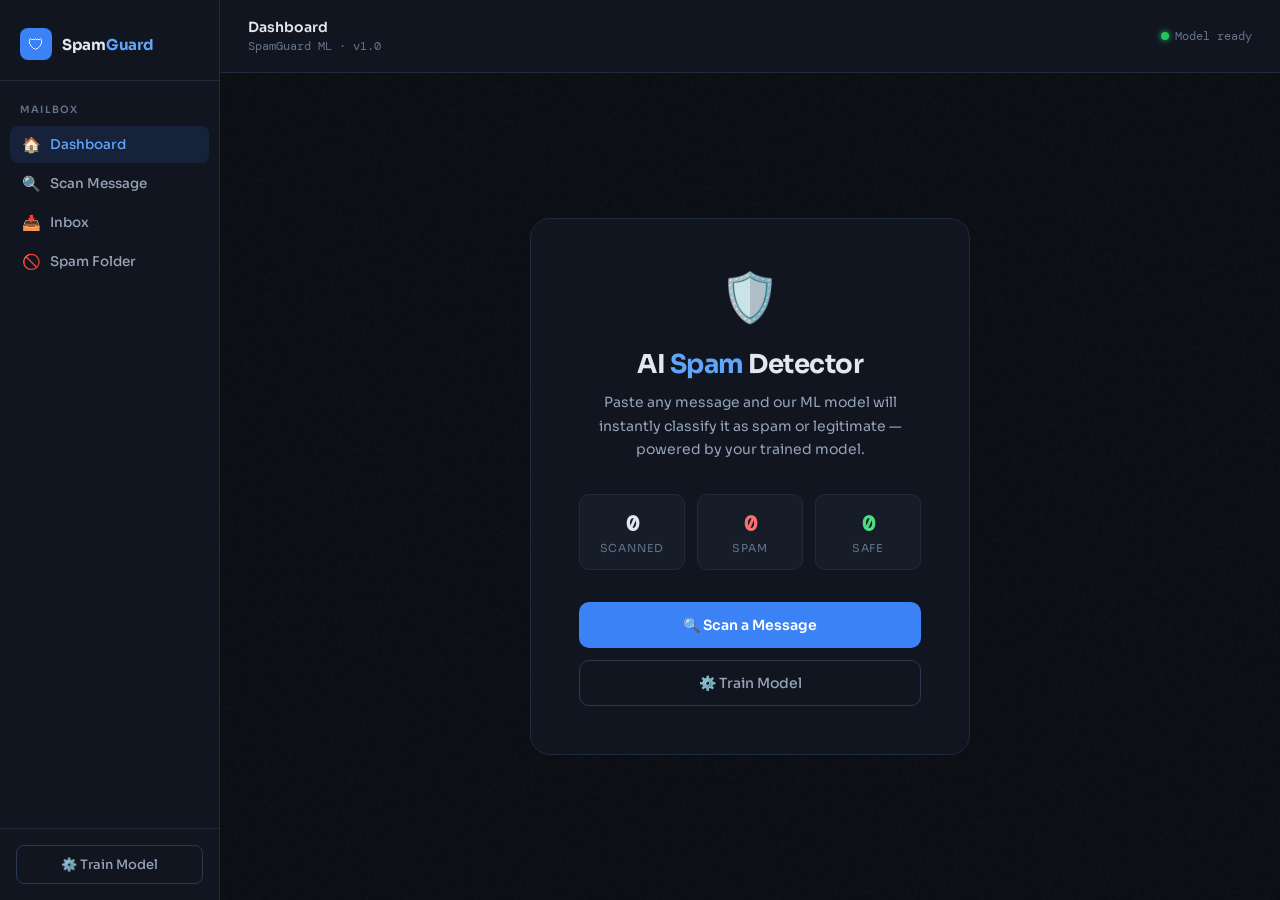
<file: templates/index.html>
<!DOCTYPE html>
<html lang="en">
<head>
  <meta charset="UTF-8">
  <meta name="viewport" content="width=device-width, initial-scale=1.0">
  <title>SpamGuard — AI Spam Detector</title>
  <link rel="stylesheet" href="/static/css/style.css">
</head>
<body>

<div class="app">

  <!-- Sidebar -->
  <aside class="sidebar">
    <div class="sidebar-logo">
      <div class="logo-mark">
        <div class="logo-icon">🛡</div>
        <div class="logo-text">Spam<span>Guard</span></div>
      </div>
    </div>

    <nav class="sidebar-nav">
      <div class="nav-label">Mailbox</div>
      <a href="/" class="nav-item active">
        <span class="icon">🏠</span> Dashboard
      </a>
      <a href="/predict" class="nav-item">
        <span class="icon">🔍</span> Scan Message
      </a>
      <a href="/inbox" class="nav-item">
        <span class="icon">📥</span> Inbox
      </a>
      <a href="/spam" class="nav-item">
        <span class="icon">🚫</span> Spam Folder
      </a>
    </nav>

    <div class="sidebar-bottom">
      <a href="/train" class="train-btn">⚙️ Train Model</a>
    </div>
  </aside>

  <!-- Main -->
  <main class="main">
    <div class="topbar">
      <div>
        <div class="topbar-title">Dashboard</div>
        <div class="topbar-sub">SpamGuard ML · v1.0</div>
      </div>
      <div style="font-size:12px; color:var(--muted); font-family:var(--mono);">
        <span class="status-dot"></span>Model ready
      </div>
    </div>

    <div class="index-main">
      <div class="hero-card">
        <span class="hero-icon">🛡️</span>
        <h1 class="hero-title">AI <span>Spam</span> Detector</h1>
        <p class="hero-sub">
          Paste any message and our ML model will instantly classify it
          as spam or legitimate — powered by your trained model.
        </p>

        <div class="stats-row">
          <div class="stat-box">
            <div class="stat-num" id="total-count">0</div>
            <div class="stat-label">Scanned</div>
          </div>
          <div class="stat-box">
            <div class="stat-num" id="spam-count" style="color:#f87171">0</div>
            <div class="stat-label">Spam</div>
          </div>
          <div class="stat-box">
            <div class="stat-num" id="safe-count" style="color:#4ade80">0</div>
            <div class="stat-label">Safe</div>
          </div>
        </div>

        <div class="hero-actions">
          <a href="/predict" class="btn-primary">🔍 Scan a Message</a>
          <a href="/train" class="btn-secondary">⚙️ Train Model</a>
        </div>
      </div>
    </div>
  </main>
</div>

<script>
  // Load stats from localStorage
  const msgs = JSON.parse(localStorage.getItem('sg_messages') || '[]');
  document.getElementById('total-count').textContent = msgs.length;
  document.getElementById('spam-count').textContent  = msgs.filter(m => m.type === 'spam').length;
  document.getElementById('safe-count').textContent  = msgs.filter(m => m.type === 'safe').length;
</script>

</body>
</html>
</file>
<file: static/css/style.css>
@import url('https://fonts.googleapis.com/css2?family=DM+Mono:wght@400;500&family=Sora:wght@300;400;500;600;700&display=swap');

*, *::before, *::after { box-sizing: border-box; margin: 0; padding: 0; }

:root {
  --bg:        #0a0d12;
  --surface:   #111520;
  --surface2:  #161c28;
  --border:    #1f2a3c;
  --border2:   #2a3850;
  --accent:    #3b82f6;
  --accent2:   #60a5fa;
  --danger:    #ef4444;
  --danger-bg: #1f0a0a;
  --safe:      #22c55e;
  --safe-bg:   #071410;
  --text:      #e2e8f0;
  --muted:     #64748b;
  --muted2:    #94a3b8;
  --mono:      'DM Mono', monospace;
  --sans:      'Sora', sans-serif;
}

html, body { height: 100%; }

body {
  font-family: var(--sans);
  background: var(--bg);
  color: var(--text);
  min-height: 100vh;
  overflow-x: hidden;
}

/* ── Noise overlay ─────────────────── */
body::before {
  content: '';
  position: fixed;
  inset: 0;
  background-image: url("data:image/svg+xml,%3Csvg viewBox='0 0 256 256' xmlns='http://www.w3.org/2000/svg'%3E%3Cfilter id='noise'%3E%3CfeTurbulence type='fractalNoise' baseFrequency='0.9' numOctaves='4' stitchTiles='stitch'/%3E%3C/filter%3E%3Crect width='100%25' height='100%25' filter='url(%23noise)' opacity='0.03'/%3E%3C/svg%3E");
  pointer-events: none;
  z-index: 0;
}

/* ── App shell ─────────────────────── */
.app {
  display: flex;
  height: 100vh;
  position: relative;
  z-index: 1;
}

/* ── Sidebar ───────────────────────── */
.sidebar {
  width: 220px;
  min-width: 220px;
  background: var(--surface);
  border-right: 1px solid var(--border);
  display: flex;
  flex-direction: column;
  padding: 0;
}

.sidebar-logo {
  padding: 28px 20px 20px;
  border-bottom: 1px solid var(--border);
}

.sidebar-logo .logo-mark {
  display: flex;
  align-items: center;
  gap: 10px;
}

.logo-icon {
  width: 32px;
  height: 32px;
  background: var(--accent);
  border-radius: 8px;
  display: flex;
  align-items: center;
  justify-content: center;
  font-size: 16px;
  flex-shrink: 0;
}

.logo-text {
  font-size: 15px;
  font-weight: 700;
  letter-spacing: -0.3px;
  color: var(--text);
}

.logo-text span {
  color: var(--accent2);
}

.sidebar-nav {
  padding: 16px 10px;
  flex: 1;
}

.nav-label {
  font-size: 10px;
  font-weight: 600;
  letter-spacing: 1.2px;
  text-transform: uppercase;
  color: var(--muted);
  padding: 6px 10px;
  margin-bottom: 4px;
}

.nav-item {
  display: flex;
  align-items: center;
  gap: 10px;
  padding: 9px 12px;
  border-radius: 8px;
  font-size: 13.5px;
  font-weight: 500;
  color: var(--muted2);
  cursor: pointer;
  transition: all 0.15s;
  text-decoration: none;
  margin-bottom: 2px;
}

.nav-item:hover { background: var(--surface2); color: var(--text); }
.nav-item.active { background: rgba(59,130,246,0.12); color: var(--accent2); }

.nav-item .icon { font-size: 15px; width: 18px; text-align: center; }

.badge {
  margin-left: auto;
  background: var(--danger);
  color: white;
  font-size: 10px;
  font-weight: 700;
  font-family: var(--mono);
  padding: 2px 6px;
  border-radius: 20px;
  min-width: 18px;
  text-align: center;
}

.badge.blue { background: var(--accent); }

.sidebar-bottom {
  padding: 16px;
  border-top: 1px solid var(--border);
}

.train-btn {
  display: block;
  width: 100%;
  padding: 10px 14px;
  background: transparent;
  border: 1px solid var(--border2);
  border-radius: 8px;
  color: var(--muted2);
  font-family: var(--sans);
  font-size: 13px;
  font-weight: 500;
  cursor: pointer;
  transition: all 0.15s;
  text-align: center;
  text-decoration: none;
}

.train-btn:hover {
  background: var(--surface2);
  border-color: var(--accent);
  color: var(--accent2);
}

/* ── Main content ──────────────────── */
.main {
  flex: 1;
  display: flex;
  flex-direction: column;
  overflow: hidden;
}

.topbar {
  padding: 18px 28px;
  border-bottom: 1px solid var(--border);
  display: flex;
  align-items: center;
  justify-content: space-between;
  background: var(--surface);
}

.topbar-title {
  font-size: 14px;
  font-weight: 600;
  color: var(--text);
}

.topbar-sub {
  font-size: 12px;
  color: var(--muted);
  font-family: var(--mono);
  margin-top: 2px;
}

.status-dot {
  width: 8px;
  height: 8px;
  border-radius: 50%;
  background: var(--safe);
  box-shadow: 0 0 6px var(--safe);
  display: inline-block;
  margin-right: 6px;
  animation: pulse-dot 2s infinite;
}

@keyframes pulse-dot {
  0%, 100% { opacity: 1; }
  50% { opacity: 0.4; }
}

.content {
  flex: 1;
  overflow-y: auto;
  padding: 28px;
  display: flex;
  flex-direction: column;
  gap: 20px;
}

/* ── Compose / scan area ───────────── */
.compose-card {
  background: var(--surface);
  border: 1px solid var(--border);
  border-radius: 14px;
  overflow: hidden;
}

.compose-header {
  padding: 14px 20px;
  border-bottom: 1px solid var(--border);
  display: flex;
  align-items: center;
  gap: 10px;
  font-size: 12.5px;
  font-weight: 600;
  color: var(--muted2);
  letter-spacing: 0.3px;
}

.compose-header .dot {
  width: 6px; height: 6px;
  border-radius: 50%;
  background: var(--accent);
}

.compose-body { padding: 20px; }

.field-row {
  display: flex;
  align-items: center;
  gap: 12px;
  padding: 10px 0;
  border-bottom: 1px solid var(--border);
}

.field-row:last-of-type { border-bottom: none; }

.field-label {
  font-size: 11.5px;
  font-weight: 600;
  color: var(--muted);
  letter-spacing: 0.5px;
  text-transform: uppercase;
  min-width: 60px;
  font-family: var(--mono);
}

.field-input {
  flex: 1;
  background: transparent;
  border: none;
  outline: none;
  color: var(--text);
  font-family: var(--sans);
  font-size: 14px;
  padding: 4px 0;
}

.field-input::placeholder { color: var(--muted); }

.message-area {
  width: 100%;
  background: transparent;
  border: none;
  outline: none;
  color: var(--text);
  font-family: var(--sans);
  font-size: 14px;
  line-height: 1.7;
  resize: none;
  min-height: 100px;
  padding: 14px 0 4px;
}

.message-area::placeholder { color: var(--muted); }

.compose-footer {
  padding: 14px 20px;
  border-top: 1px solid var(--border);
  display: flex;
  align-items: center;
  justify-content: space-between;
}

.scan-btn {
  display: flex;
  align-items: center;
  gap: 8px;
  padding: 10px 22px;
  background: var(--accent);
  border: none;
  border-radius: 8px;
  color: white;
  font-family: var(--sans);
  font-size: 13.5px;
  font-weight: 600;
  cursor: pointer;
  transition: all 0.15s;
  letter-spacing: 0.2px;
}

.scan-btn:hover { background: #2563eb; transform: translateY(-1px); }
.scan-btn:active { transform: translateY(0); }

.char-count {
  font-size: 11px;
  font-family: var(--mono);
  color: var(--muted);
}

/* ── Result banner ─────────────────── */
.result-banner {
  border-radius: 14px;
  padding: 20px 24px;
  display: flex;
  align-items: center;
  gap: 16px;
  animation: slide-in 0.35s cubic-bezier(0.22,1,0.36,1);
}

@keyframes slide-in {
  from { opacity: 0; transform: translateY(-10px); }
  to   { opacity: 1; transform: translateY(0); }
}

.result-banner.spam {
  background: var(--danger-bg);
  border: 1px solid rgba(239,68,68,0.3);
}

.result-banner.safe {
  background: var(--safe-bg);
  border: 1px solid rgba(34,197,94,0.25);
}

.result-icon {
  font-size: 28px;
  flex-shrink: 0;
}

.result-text h3 {
  font-size: 16px;
  font-weight: 700;
  margin-bottom: 3px;
}

.result-banner.spam .result-text h3 { color: #f87171; }
.result-banner.safe .result-text h3 { color: #4ade80; }

.result-text p {
  font-size: 12.5px;
  color: var(--muted2);
  font-family: var(--mono);
}

.result-action {
  margin-left: auto;
  padding: 8px 16px;
  border-radius: 7px;
  font-family: var(--sans);
  font-size: 12.5px;
  font-weight: 600;
  cursor: pointer;
  border: none;
  transition: all 0.15s;
  text-decoration: none;
  display: inline-flex;
  align-items: center;
  gap: 6px;
}

.result-banner.spam .result-action {
  background: rgba(239,68,68,0.15);
  color: #f87171;
  border: 1px solid rgba(239,68,68,0.3);
}

.result-banner.spam .result-action:hover { background: rgba(239,68,68,0.25); }

.result-banner.safe .result-action {
  background: rgba(34,197,94,0.12);
  color: #4ade80;
  border: 1px solid rgba(34,197,94,0.25);
}

.result-banner.safe .result-action:hover { background: rgba(34,197,94,0.2); }

/* ── Message list (inbox/spam) ─────── */
.section-header {
  display: flex;
  align-items: center;
  justify-content: space-between;
  margin-bottom: 10px;
}

.section-title {
  font-size: 12px;
  font-weight: 600;
  letter-spacing: 1px;
  text-transform: uppercase;
  color: var(--muted);
  font-family: var(--mono);
}

.clear-btn {
  font-size: 11px;
  color: var(--muted);
  background: none;
  border: none;
  cursor: pointer;
  font-family: var(--mono);
  padding: 3px 8px;
  border-radius: 4px;
  transition: all 0.15s;
}

.clear-btn:hover { color: var(--danger); background: rgba(239,68,68,0.08); }

.message-list {
  display: flex;
  flex-direction: column;
  gap: 6px;
}

.message-item {
  background: var(--surface);
  border: 1px solid var(--border);
  border-radius: 10px;
  padding: 12px 16px;
  display: flex;
  align-items: center;
  gap: 12px;
  animation: slide-in 0.3s ease;
  transition: border-color 0.15s;
}

.message-item:hover { border-color: var(--border2); }

.message-item.spam-item { border-left: 3px solid var(--danger); }
.message-item.safe-item { border-left: 3px solid var(--safe); }

.msg-icon { font-size: 16px; flex-shrink: 0; }

.msg-body { flex: 1; min-width: 0; }

.msg-text {
  font-size: 13.5px;
  color: var(--text);
  white-space: nowrap;
  overflow: hidden;
  text-overflow: ellipsis;
  margin-bottom: 3px;
}

.msg-meta {
  font-size: 11px;
  color: var(--muted);
  font-family: var(--mono);
}

.msg-badge {
  font-size: 10px;
  font-weight: 700;
  font-family: var(--mono);
  padding: 3px 8px;
  border-radius: 20px;
  flex-shrink: 0;
}

.msg-badge.spam { background: rgba(239,68,68,0.15); color: #f87171; }
.msg-badge.safe { background: rgba(34,197,94,0.12); color: #4ade80; }

/* ── Empty state ───────────────────── */
.empty-state {
  text-align: center;
  padding: 28px;
  color: var(--muted);
  font-size: 13px;
  font-family: var(--mono);
  border: 1px dashed var(--border);
  border-radius: 10px;
}

/* ── Index page ────────────────────── */
.index-main {
  flex: 1;
  display: flex;
  align-items: center;
  justify-content: center;
  padding: 40px;
}

.hero-card {
  background: var(--surface);
  border: 1px solid var(--border);
  border-radius: 20px;
  padding: 48px;
  max-width: 440px;
  width: 100%;
  text-align: center;
}

.hero-icon {
  font-size: 48px;
  margin-bottom: 20px;
  display: block;
}

.hero-title {
  font-size: 26px;
  font-weight: 700;
  letter-spacing: -0.5px;
  margin-bottom: 10px;
}

.hero-title span { color: var(--accent2); }

.hero-sub {
  font-size: 14px;
  color: var(--muted2);
  line-height: 1.7;
  margin-bottom: 32px;
}

.hero-actions { display: flex; flex-direction: column; gap: 12px; }

.btn-primary {
  display: flex;
  align-items: center;
  justify-content: center;
  gap: 8px;
  padding: 14px 24px;
  background: var(--accent);
  border: none;
  border-radius: 10px;
  color: white;
  font-family: var(--sans);
  font-size: 14px;
  font-weight: 600;
  cursor: pointer;
  transition: all 0.15s;
  text-decoration: none;
}

.btn-primary:hover { background: #2563eb; transform: translateY(-1px); }

.btn-secondary {
  display: flex;
  align-items: center;
  justify-content: center;
  gap: 8px;
  padding: 13px 24px;
  background: transparent;
  border: 1px solid var(--border2);
  border-radius: 10px;
  color: var(--muted2);
  font-family: var(--sans);
  font-size: 14px;
  font-weight: 500;
  cursor: pointer;
  transition: all 0.15s;
  text-decoration: none;
}

.btn-secondary:hover {
  border-color: var(--accent);
  color: var(--accent2);
  background: rgba(59,130,246,0.05);
}

.stats-row {
  display: flex;
  gap: 12px;
  margin-bottom: 32px;
}

.stat-box {
  flex: 1;
  background: var(--surface2);
  border: 1px solid var(--border);
  border-radius: 10px;
  padding: 14px;
}

.stat-num {
  font-size: 22px;
  font-weight: 700;
  font-family: var(--mono);
  color: var(--text);
  margin-bottom: 3px;
}

.stat-label {
  font-size: 11px;
  color: var(--muted);
  text-transform: uppercase;
  letter-spacing: 0.8px;
}

/* ── Scrollbar ─────────────────────── */
::-webkit-scrollbar { width: 6px; }
::-webkit-scrollbar-track { background: transparent; }
::-webkit-scrollbar-thumb { background: var(--border2); border-radius: 3px; }
::-webkit-scrollbar-thumb:hover { background: var(--muted); }

/* ── Training page ─────────────────── */
.training-state {
  display: flex;
  align-items: center;
  gap: 10px;
  padding: 14px 20px;
  background: rgba(59,130,246,0.08);
  border: 1px solid rgba(59,130,246,0.2);
  border-radius: 10px;
  font-size: 13.5px;
  color: var(--accent2);
}

.spinner {
  width: 16px; height: 16px;
  border: 2px solid rgba(59,130,246,0.3);
  border-top-color: var(--accent);
  border-radius: 50%;
  animation: spin 0.8s linear infinite;
  flex-shrink: 0;
}

@keyframes spin { to { transform: rotate(360deg); } }
</file>
